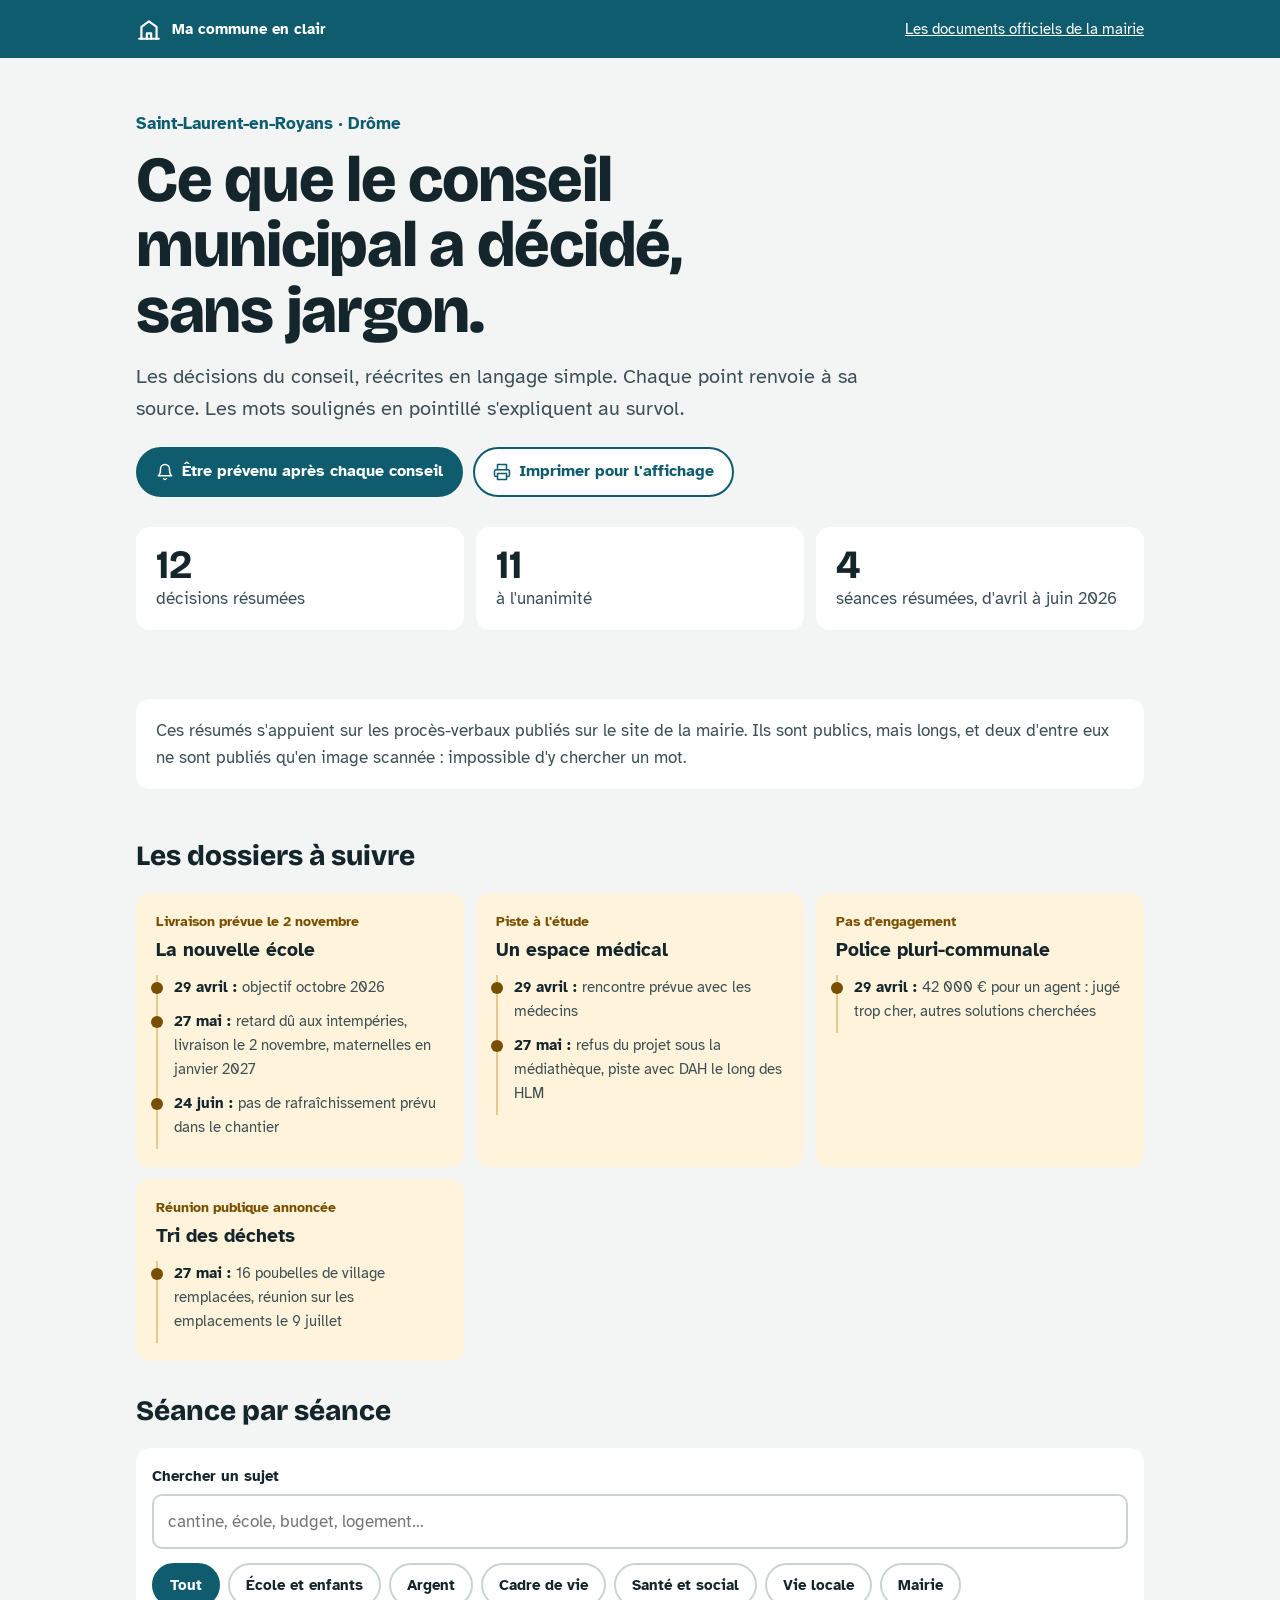
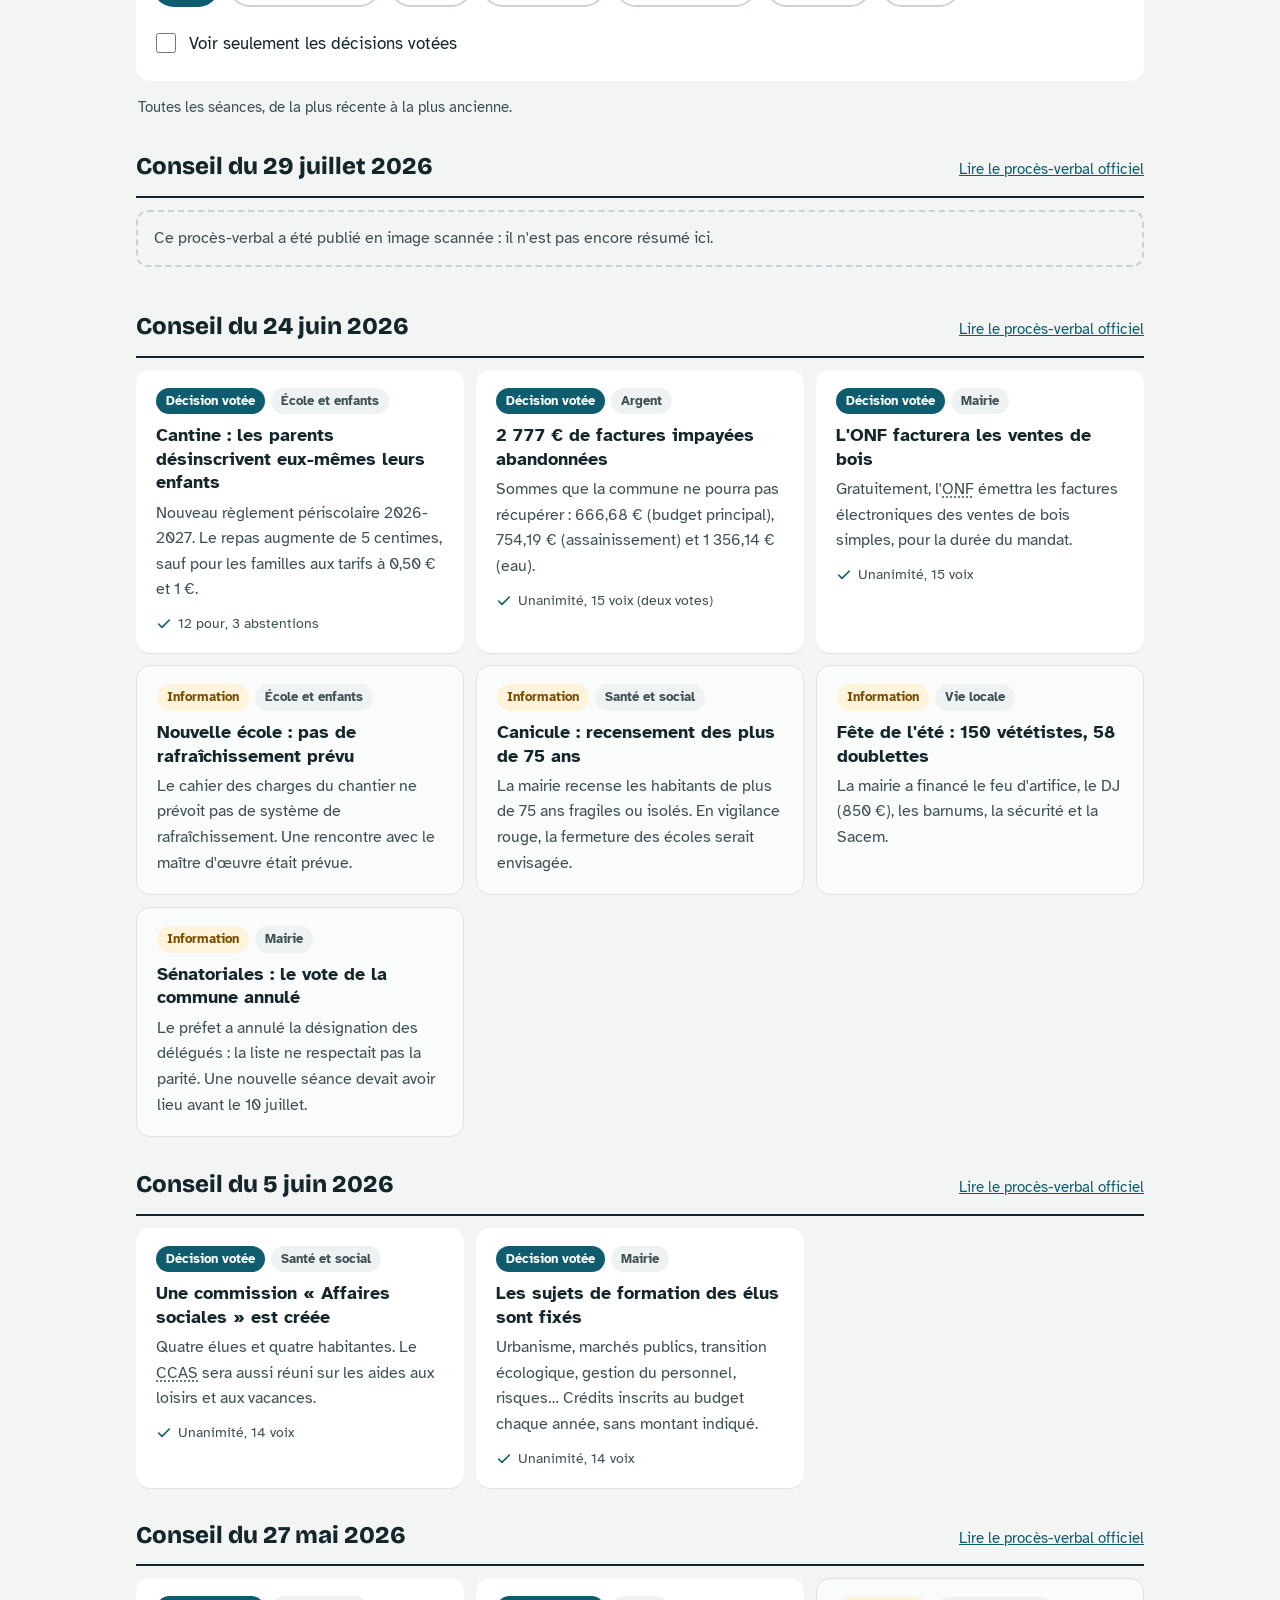
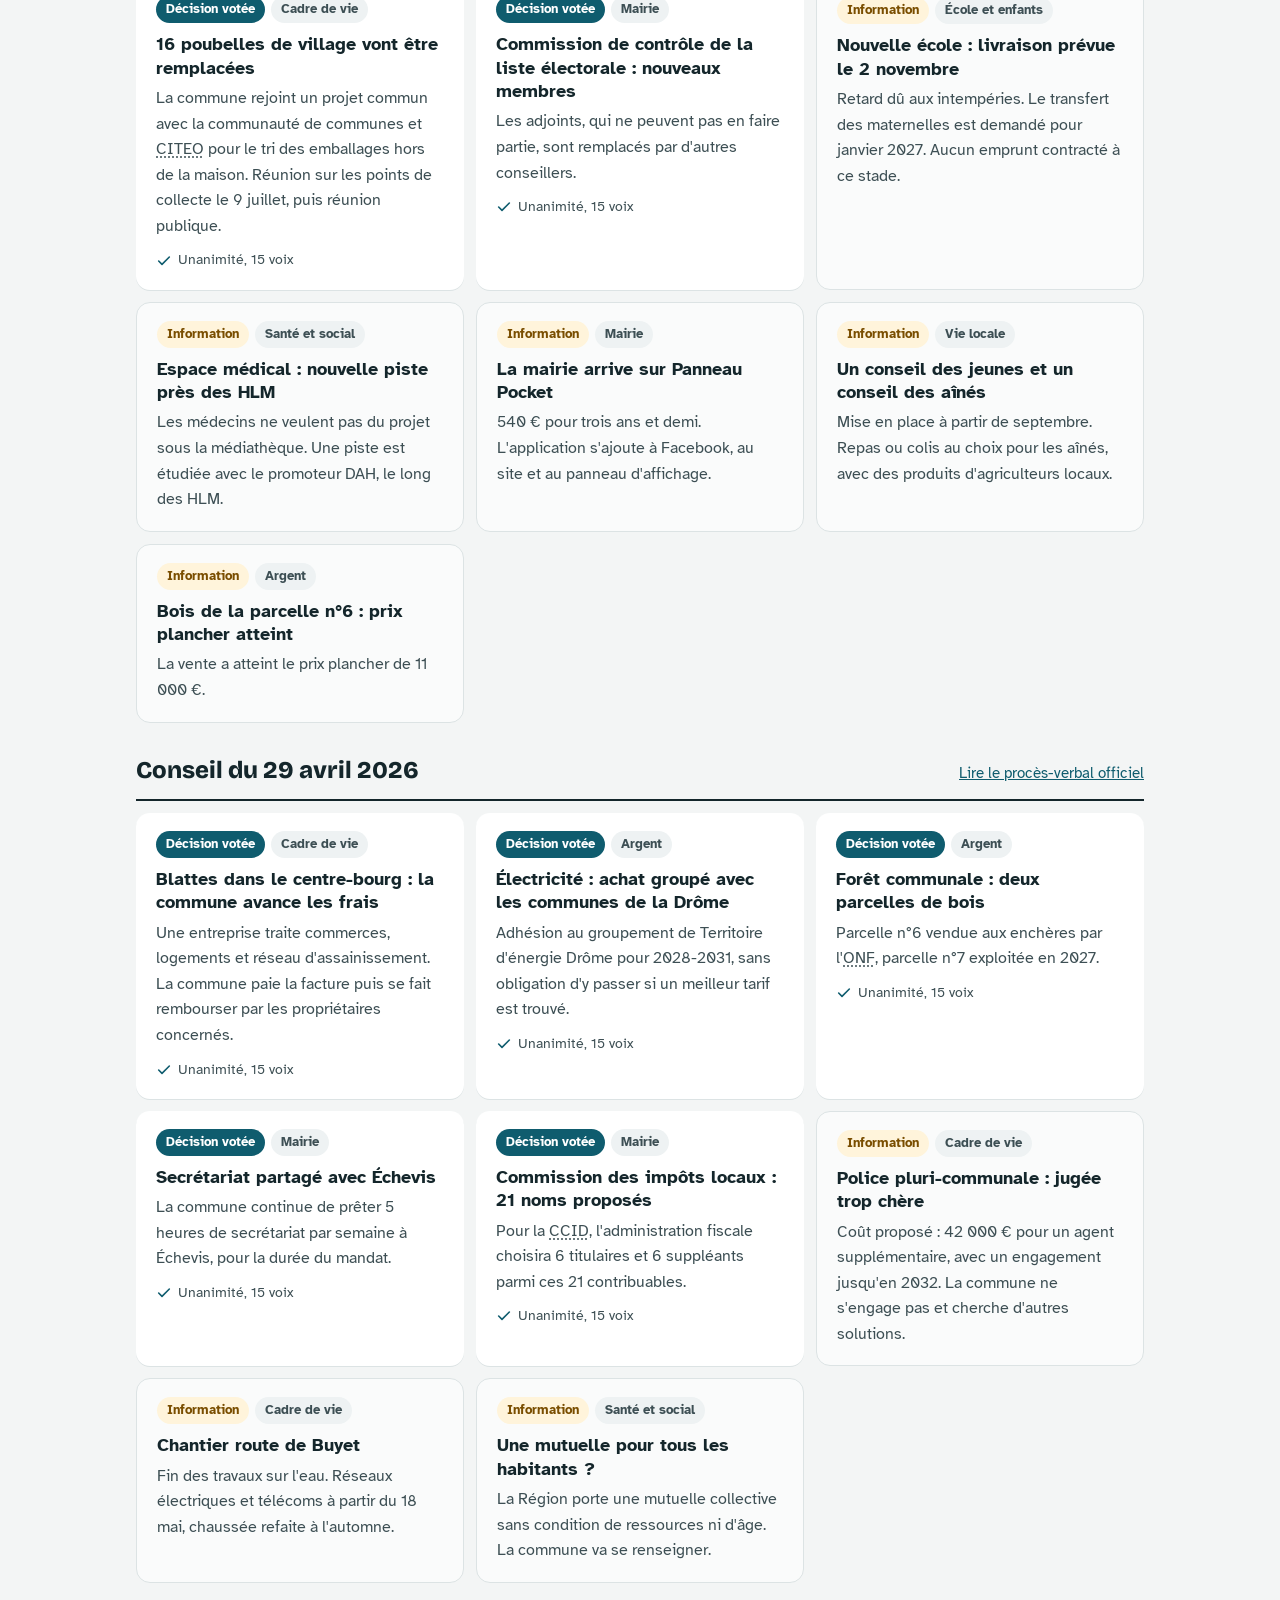
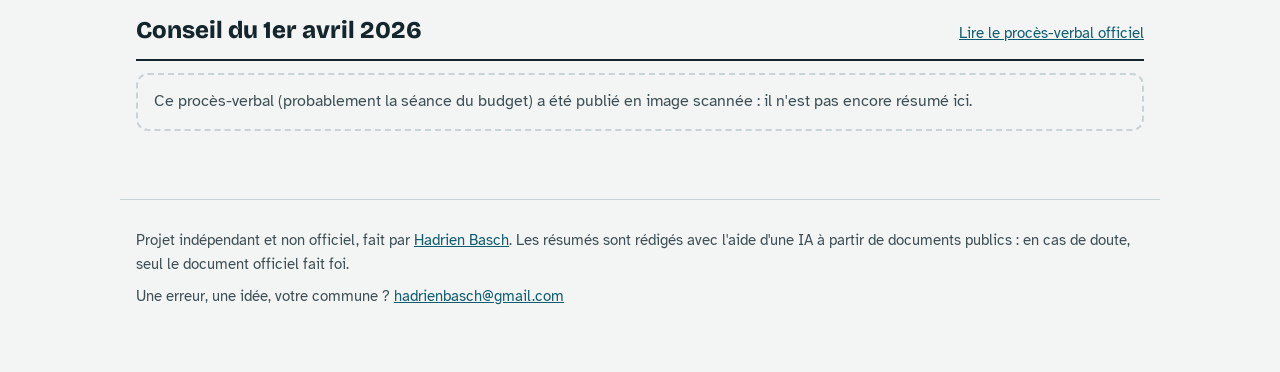
<file: ma-commune/index.html>
<!doctype html>
<html lang="fr">
<head>
<meta charset="utf-8">
<title>Ma commune en clair · Saint-Laurent-en-Royans</title>
<meta http-equiv="refresh" content="0; url=saint-laurent-en-royans/">
<link rel="canonical" href="https://hbasch.github.io/ma-commune/saint-laurent-en-royans/">
<script>location.replace('saint-laurent-en-royans/' + location.search + location.hash);</script>
</head>
<body>
<p><a href="saint-laurent-en-royans/">Ma commune en clair : Saint-Laurent-en-Royans</a></p>
</body>
</html>
</file>
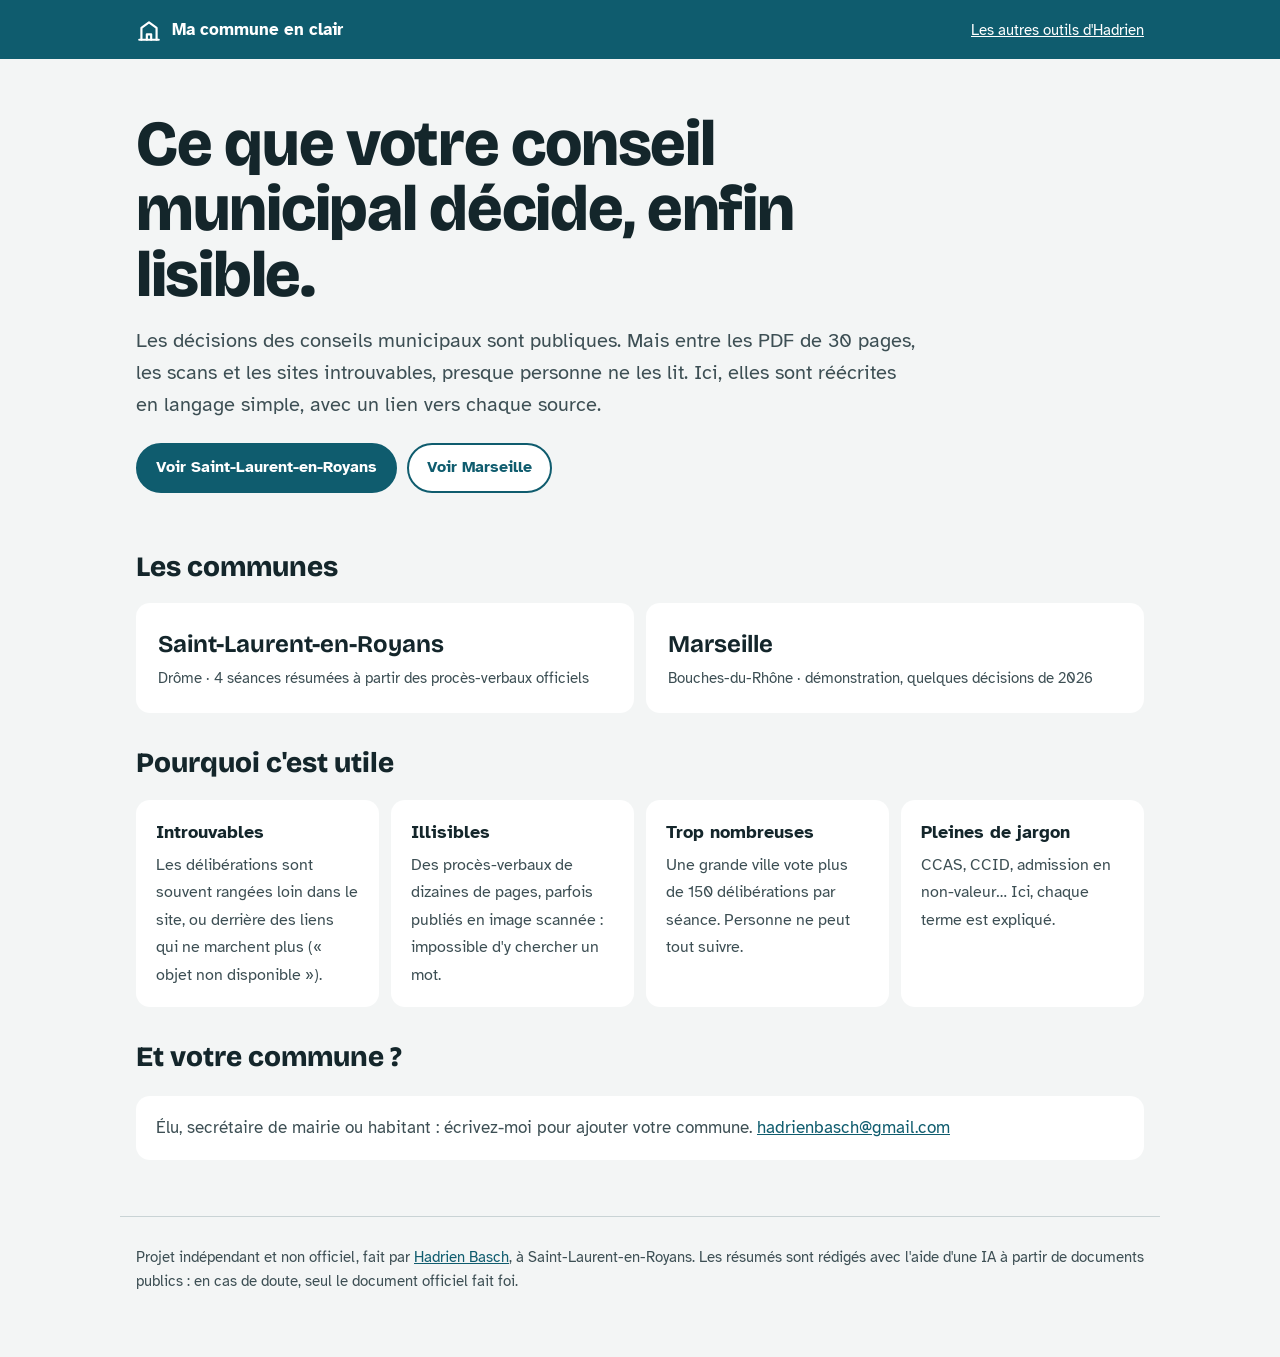
<file: ma-commune/communes/index.html>
<!doctype html>
<html lang="fr">
<head>
<meta charset="utf-8">
<meta name="viewport" content="width=device-width, initial-scale=1">
<title>Ma commune en clair</title>
<meta name="description" content="Les décisions des conseils municipaux, expliquées simplement. Saint-Laurent-en-Royans, Marseille… et bientôt votre commune.">
<meta property="og:title" content="Ma commune en clair">
<meta property="og:description" content="Ce que votre conseil municipal a décidé, sans jargon, avec le lien vers chaque document officiel.">
<link rel="icon" href="data:image/svg+xml,%3Csvg xmlns='http://www.w3.org/2000/svg' viewBox='0 0 32 32'%3E%3Crect width='32' height='32' rx='7' fill='%230F5C6E'/%3E%3Cpath d='M7 25h18M9 25V14l7-5 7 5v11M14 25v-5h4v5' fill='none' stroke='white' stroke-width='2' stroke-linecap='round' stroke-linejoin='round'/%3E%3C/svg%3E">
<link rel="preconnect" href="https://fonts.googleapis.com">
<link rel="preconnect" href="https://fonts.gstatic.com" crossorigin>
<link href="https://fonts.googleapis.com/css2?family=Atkinson+Hyperlegible:wght@400;700&family=Bricolage+Grotesque:opsz,wght@12..96,800&display=swap" rel="stylesheet">
<link rel="stylesheet" href="../style.css">
</head>
<body>
<div class="barre"><div class="w">
  <span class="logo"><svg width="26" height="26" viewBox="0 0 24 24" fill="none" stroke="currentColor" stroke-width="2" stroke-linecap="round" stroke-linejoin="round" aria-hidden="true"><path d="M3 21h18"/><path d="M5 21V10l7-5 7 5v11"/><path d="M10 21v-5h4v5"/></svg>Ma commune en clair</span>
  <a href="../../">Les autres outils d'Hadrien</a>
</div></div>

<header class="w">
  <h1>Ce que votre conseil municipal décide, enfin lisible.</h1>
  <p class="chapeau">Les décisions des conseils municipaux sont publiques. Mais entre les PDF de 30 pages, les scans et les sites introuvables, presque personne ne les lit. Ici, elles sont réécrites en langage simple, avec un lien vers chaque source.</p>
  <div class="actions">
    <a class="btn" href="../saint-laurent-en-royans/">Voir Saint-Laurent-en-Royans</a>
    <a class="btn clair" href="../marseille/">Voir Marseille</a>
    <a class="btn clair" id="cafe" href="#" hidden>Offrir un café</a>
  </div>
</header>

<main>
  <section class="w" aria-labelledby="t-communes">
    <h2 id="t-communes">Les communes</h2>
    <div class="communes">
      <a class="commune" href="../saint-laurent-en-royans/"><strong>Saint-Laurent-en-Royans</strong><span>Drôme · 4 séances résumées à partir des procès-verbaux officiels</span></a>
      <a class="commune" href="../marseille/"><strong>Marseille</strong><span>Bouches-du-Rhône · démonstration, quelques décisions de 2026</span></a>
    </div>
  </section>

  <section class="w" aria-labelledby="t-pourquoi">
    <h2 id="t-pourquoi">Pourquoi c'est utile</h2>
    <div class="problemes">
      <div class="probleme"><strong>Introuvables</strong><span>Les délibérations sont souvent rangées loin dans le site, ou derrière des liens qui ne marchent plus (« objet non disponible »).</span></div>
      <div class="probleme"><strong>Illisibles</strong><span>Des procès-verbaux de dizaines de pages, parfois publiés en image scannée : impossible d'y chercher un mot.</span></div>
      <div class="probleme"><strong>Trop nombreuses</strong><span>Une grande ville vote plus de 150 délibérations par séance. Personne ne peut tout suivre.</span></div>
      <div class="probleme"><strong>Pleines de jargon</strong><span>CCAS, CCID, admission en non-valeur… Ici, chaque terme est expliqué.</span></div>
    </div>
  </section>

  <section class="w" aria-labelledby="t-vous">
    <h2 id="t-vous">Et votre commune ?</h2>
    <p class="note">Élu, secrétaire de mairie ou habitant : écrivez-moi pour ajouter votre commune. <a href="mailto:hadrienbasch@gmail.com?subject=Ma%20commune%20en%20clair%20%3A%20ajouter%20ma%20commune">hadrienbasch@gmail.com</a></p>
  </section>
</main>

<footer class="w">
  <p>Projet indépendant et non officiel, fait par <a href="../../">Hadrien Basch</a>, à Saint-Laurent-en-Royans. Les résumés sont rédigés avec l'aide d'une IA à partir de documents publics : en cas de doute, seul le document officiel fait foi.</p>
</footer>
<script>
  // Même lien que dans app.js : laisser vide pour masquer le bouton.
  var LIEN_CAFE = '';
  if (LIEN_CAFE) { var c = document.getElementById('cafe'); c.href = LIEN_CAFE; c.hidden = false; }
</script>
</body>
</html>
</file>
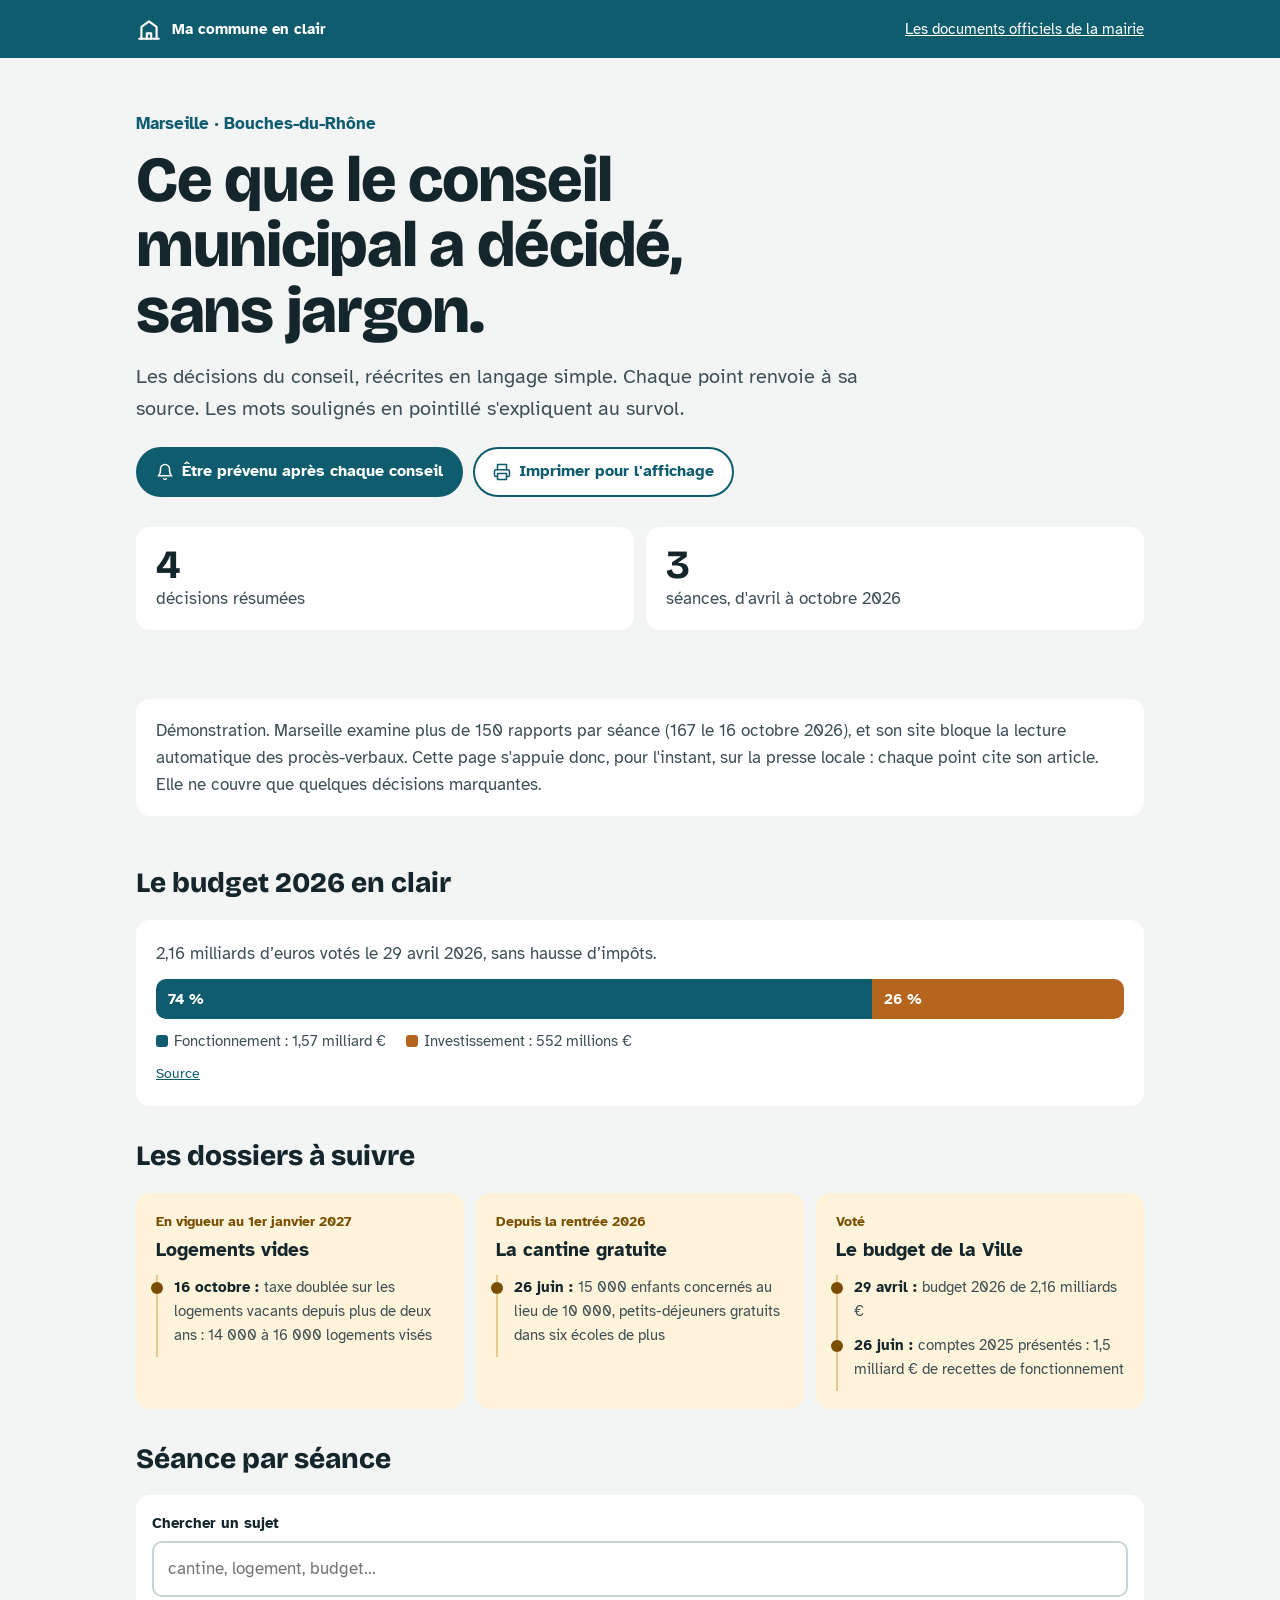
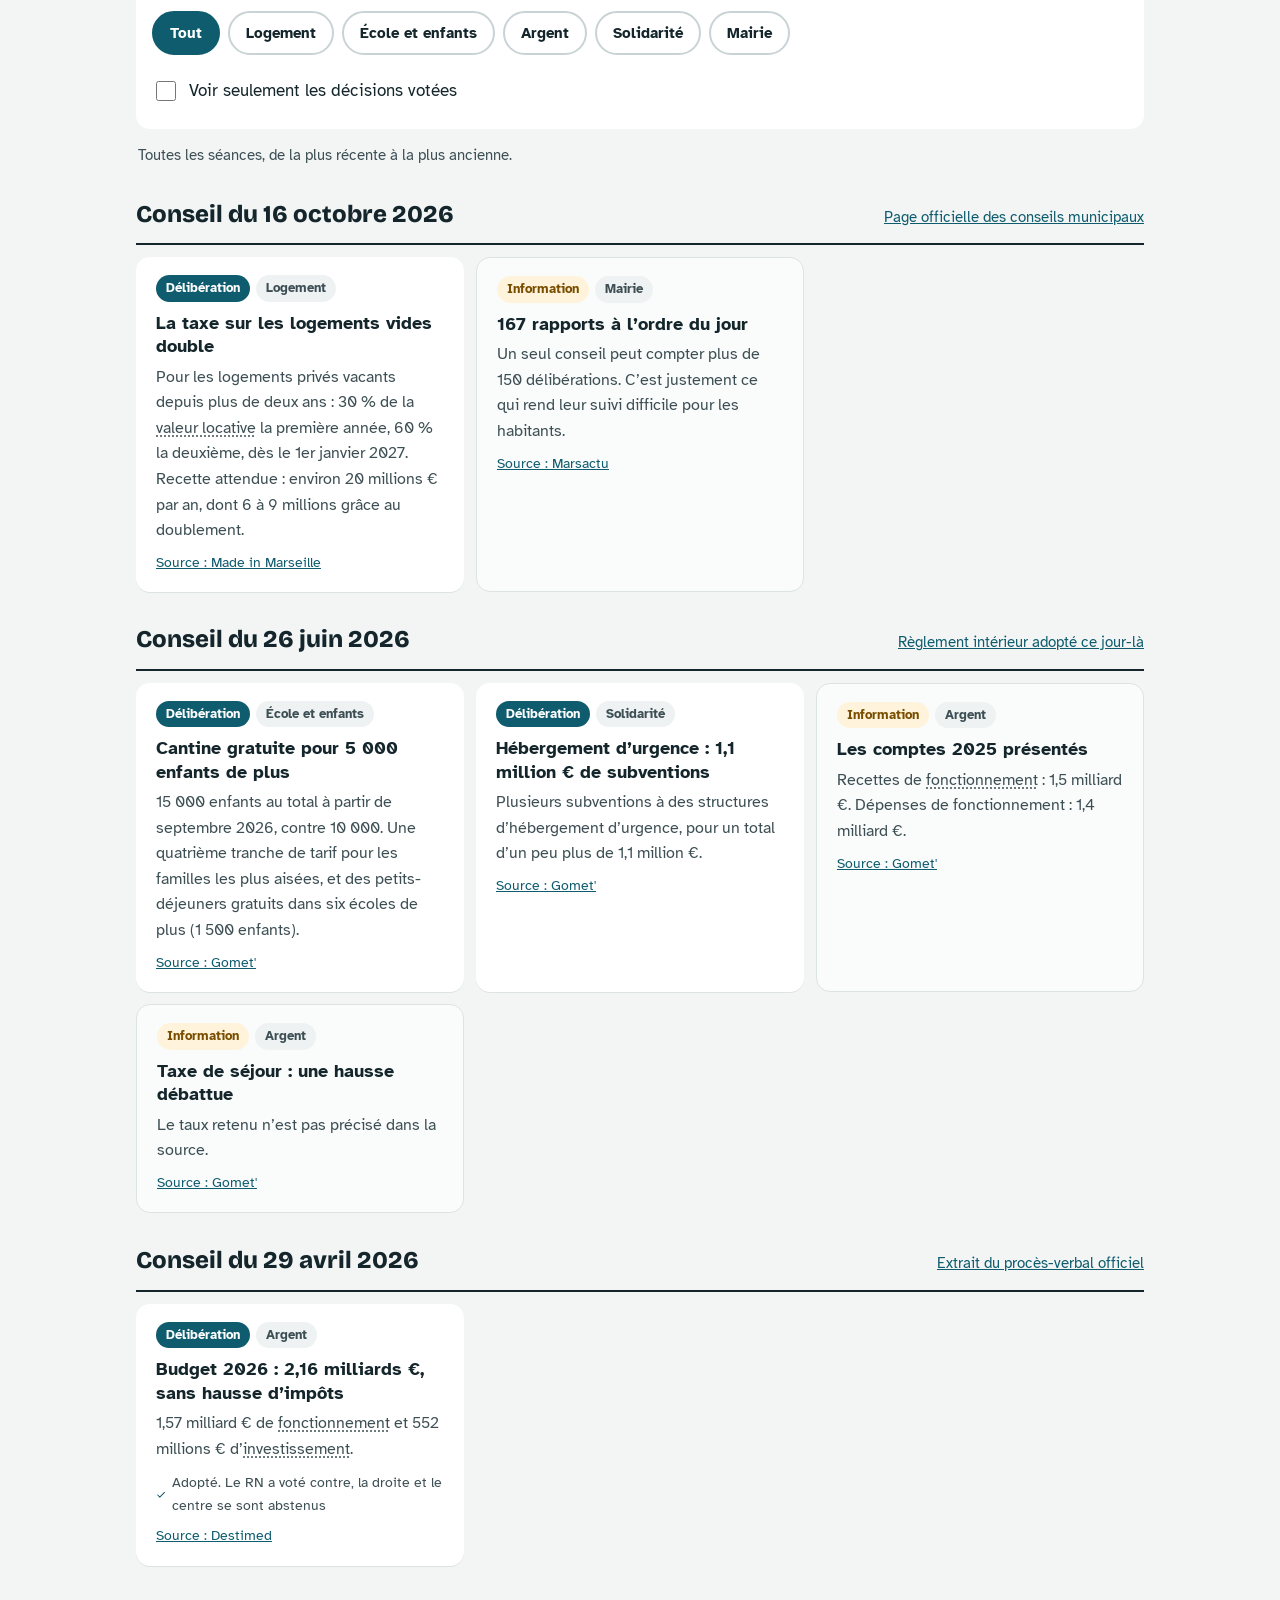
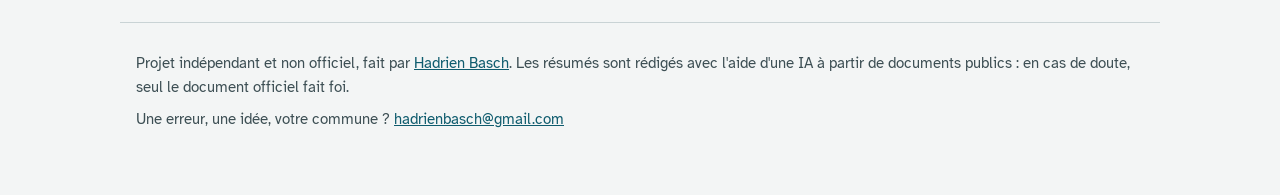
<file: ma-commune/marseille/index.html>
<!doctype html>
<html lang="fr">
<head>
<meta charset="utf-8">
<meta name="viewport" content="width=device-width, initial-scale=1">
<title>Ma commune en clair</title>
<meta name="description" content="Les décisions du conseil municipal, expliquées simplement, avec le lien vers chaque document officiel.">
<link rel="icon" href="data:image/svg+xml,%3Csvg xmlns='http://www.w3.org/2000/svg' viewBox='0 0 32 32'%3E%3Crect width='32' height='32' rx='7' fill='%230F5C6E'/%3E%3Cpath d='M7 25h18M9 25V14l7-5 7 5v11M14 25v-5h4v5' fill='none' stroke='white' stroke-width='2' stroke-linecap='round' stroke-linejoin='round'/%3E%3C/svg%3E">
<link rel="preconnect" href="https://fonts.googleapis.com">
<link rel="preconnect" href="https://fonts.gstatic.com" crossorigin>
<link href="https://fonts.googleapis.com/css2?family=Atkinson+Hyperlegible:wght@400;700&family=Bricolage+Grotesque:opsz,wght@12..96,800&display=swap" rel="stylesheet">
<link rel="stylesheet" href="../style.css">
</head>
<body>
<div class="barre"><div class="w">
  <a class="logo" href="../communes/" style="color:#fff"><svg width="26" height="26" viewBox="0 0 24 24" fill="none" stroke="currentColor" stroke-width="2" stroke-linecap="round" stroke-linejoin="round" aria-hidden="true"><path d="M3 21h18"/><path d="M5 21V10l7-5 7 5v11"/><path d="M10 21v-5h4v5"/></svg>Ma commune en clair</a>
  <a id="lien-pv" href="#">Les documents officiels de la mairie</a>
</div></div>

<header class="w">
  <p class="lieu" id="lieu"></p>
  <h1>Ce que le conseil municipal a décidé, sans jargon.</h1>
  <p class="chapeau">Les décisions du conseil, réécrites en langage simple. Chaque point renvoie à sa source. Les mots soulignés en pointillé s'expliquent au survol.</p>
  <div class="actions">
    <a class="btn" id="mail-alerte" href="#"><svg width="18" height="18" viewBox="0 0 24 24" fill="none" stroke="currentColor" stroke-width="2" stroke-linecap="round" stroke-linejoin="round" aria-hidden="true"><path d="M6 8a6 6 0 0 1 12 0c0 7 3 9 3 9H3s3-2 3-9"/><path d="M10.3 21a1.94 1.94 0 0 0 3.4 0"/></svg>Être prévenu après chaque conseil</a>
    <button class="btn clair" id="imprimer" type="button"><svg width="18" height="18" viewBox="0 0 24 24" fill="none" stroke="currentColor" stroke-width="2" stroke-linecap="round" stroke-linejoin="round" aria-hidden="true"><path d="M6 9V2h12v7"/><path d="M6 18H4a2 2 0 0 1-2-2v-5a2 2 0 0 1 2-2h16a2 2 0 0 1 2 2v5a2 2 0 0 1-2 2h-2"/><path d="M6 14h12v8H6z"/></svg>Imprimer pour l'affichage</button>
    <a class="btn clair" id="cafe" href="#" hidden><svg width="18" height="18" viewBox="0 0 24 24" fill="none" stroke="currentColor" stroke-width="2" stroke-linecap="round" stroke-linejoin="round" aria-hidden="true"><path d="M17 8h1a4 4 0 1 1 0 8h-1"/><path d="M3 8h14v9a4 4 0 0 1-4 4H7a4 4 0 0 1-4-4Z"/><path d="M6 2v2M10 2v2M14 2v2"/></svg>Offrir un café</a>
  </div>
  <div class="chiffres">
    <div class="chiffre"><b id="n-dec">0</b><span>décisions résumées</span></div>
    <div class="chiffre" id="c-una"><b id="n-una">0</b><span>à l'unanimité</span></div>
    <div class="chiffre"><b id="n-sea">0</b><span id="t-sea"></span></div>
  </div>
</header>

<main>
  <section class="w"><p class="note" id="note-source"></p></section>

  <section class="w" id="bloc-budget" hidden aria-labelledby="budget-titre">
    <h2 id="budget-titre"></h2>
    <div class="budget">
      <p id="budget-texte" style="margin:0;color:var(--doux)"></p>
      <div class="barre-budget" id="budget-barre" role="img" aria-label="Répartition du budget"></div>
      <div class="legende" id="budget-legende"></div>
      <p style="margin:10px 0 0;font-size:14px"><a id="budget-src" href="#">Source</a></p>
    </div>
  </section>

  <section class="w" aria-labelledby="t-suivre">
    <h2 id="t-suivre">Les dossiers à suivre</h2>
    <div class="suivre" id="dossiers"></div>
  </section>

  <section class="w" aria-labelledby="t-seances">
    <h2 id="t-seances">Séance par séance</h2>
    <div class="outils">
      <label class="q">Chercher un sujet
        <input type="search" id="q" placeholder="cantine, logement, budget…" autocomplete="off">
      </label>
      <div class="themes" id="themes" role="group" aria-label="Filtrer par thème"></div>
      <label class="case"><input type="checkbox" id="votes"> Voir seulement les décisions votées</label>
    </div>
    <p class="resultat" id="resultat" aria-live="polite"></p>
    <div id="seances"></div>
  </section>
</main>

<footer class="w">
  <p>Projet indépendant et non officiel, fait par <a href="../../">Hadrien Basch</a>. Les résumés sont rédigés avec l'aide d'une IA à partir de documents publics : en cas de doute, seul le document officiel fait foi.</p>
  <p class="pas-imprimer">Une erreur, une idée, votre commune ? <a href="mailto:hadrienbasch@gmail.com?subject=Ma%20commune%20en%20clair">hadrienbasch@gmail.com</a></p>
</footer>
<script src="data.js"></script>
<script src="../app.js"></script>
</body>
</html>
</file>
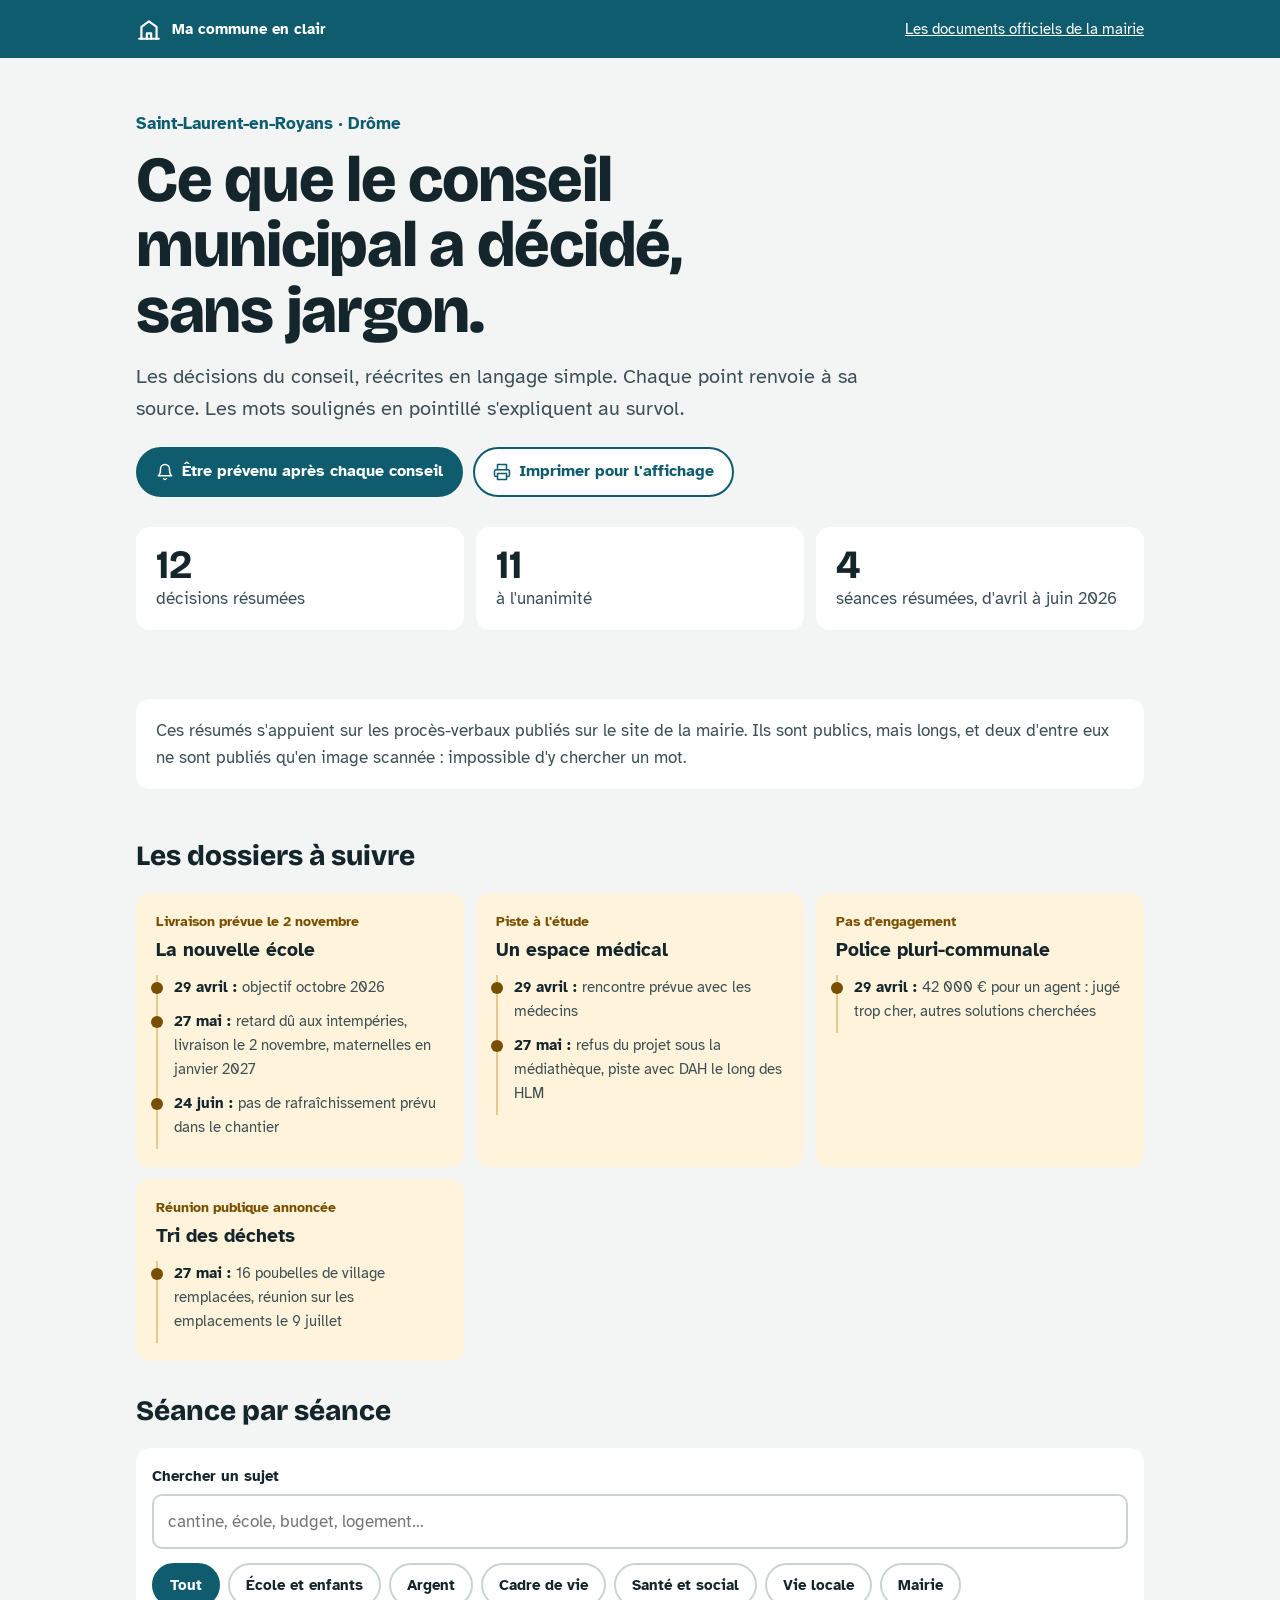
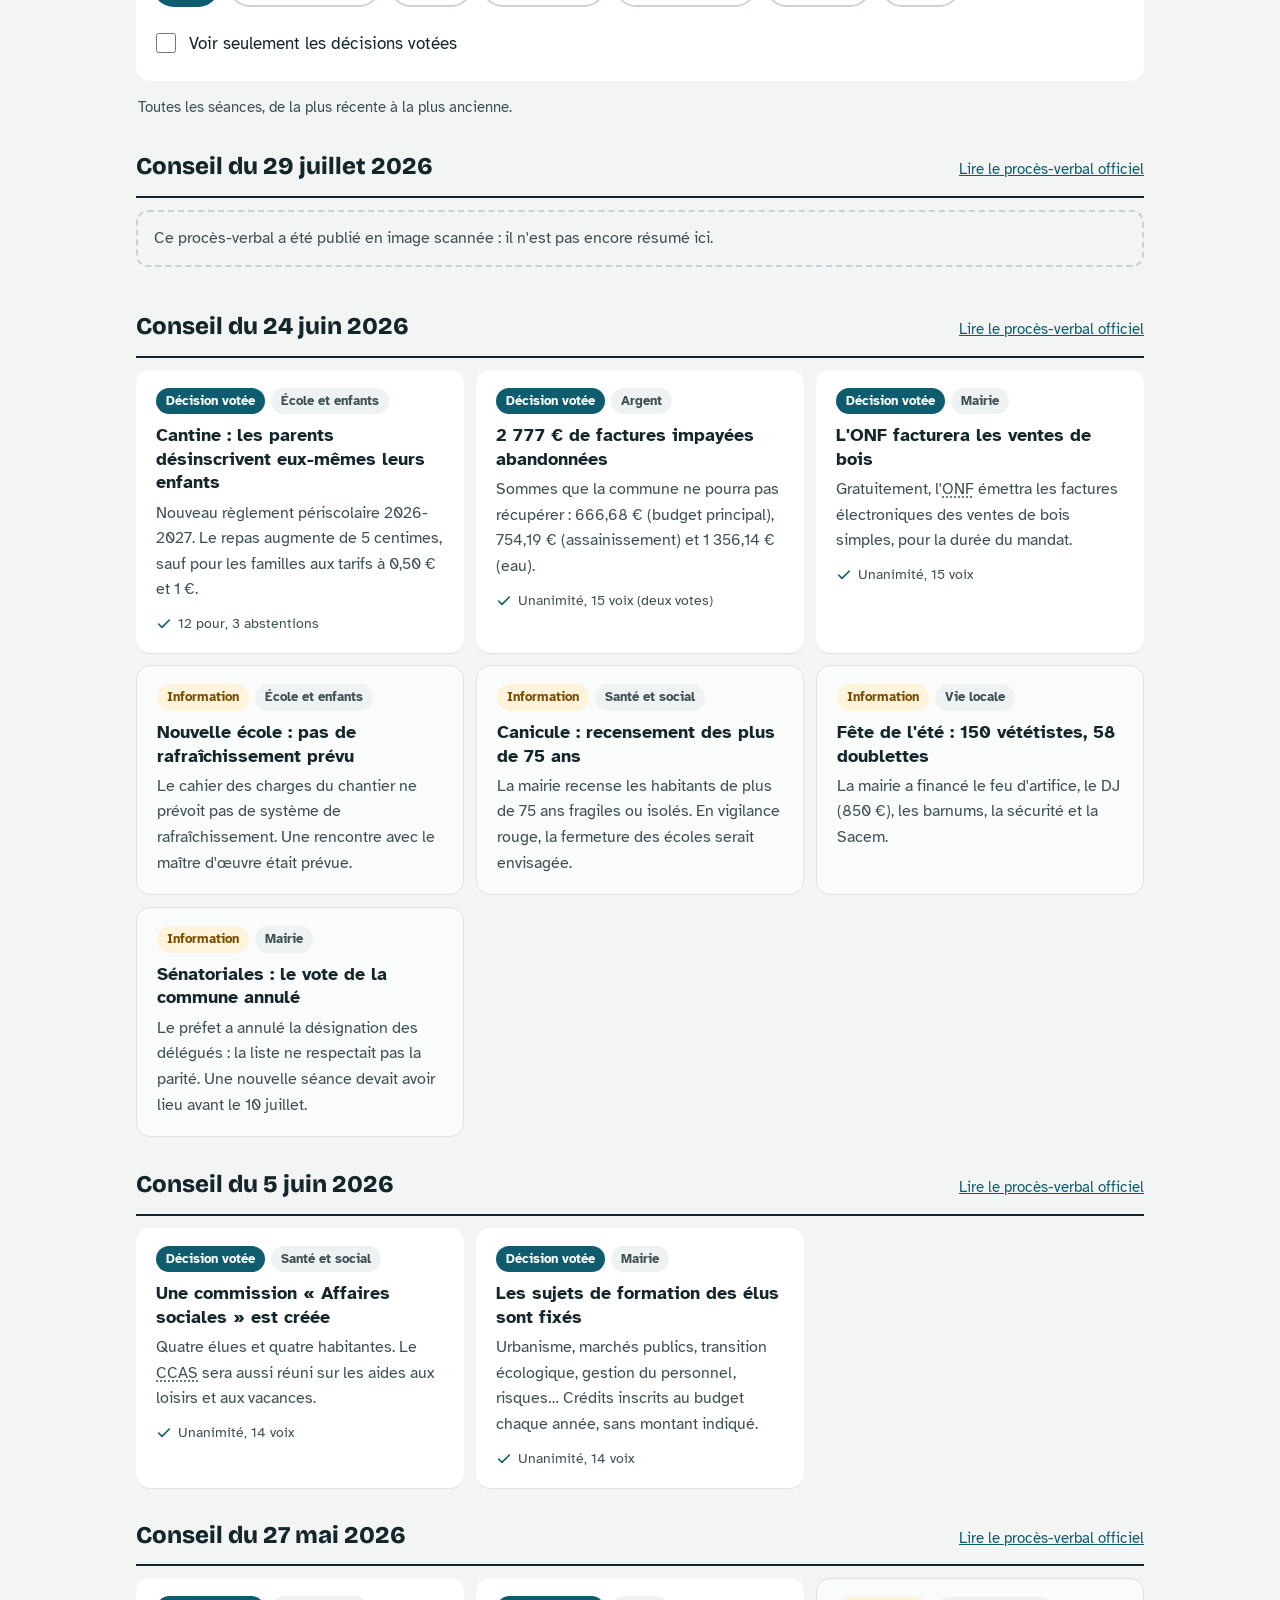
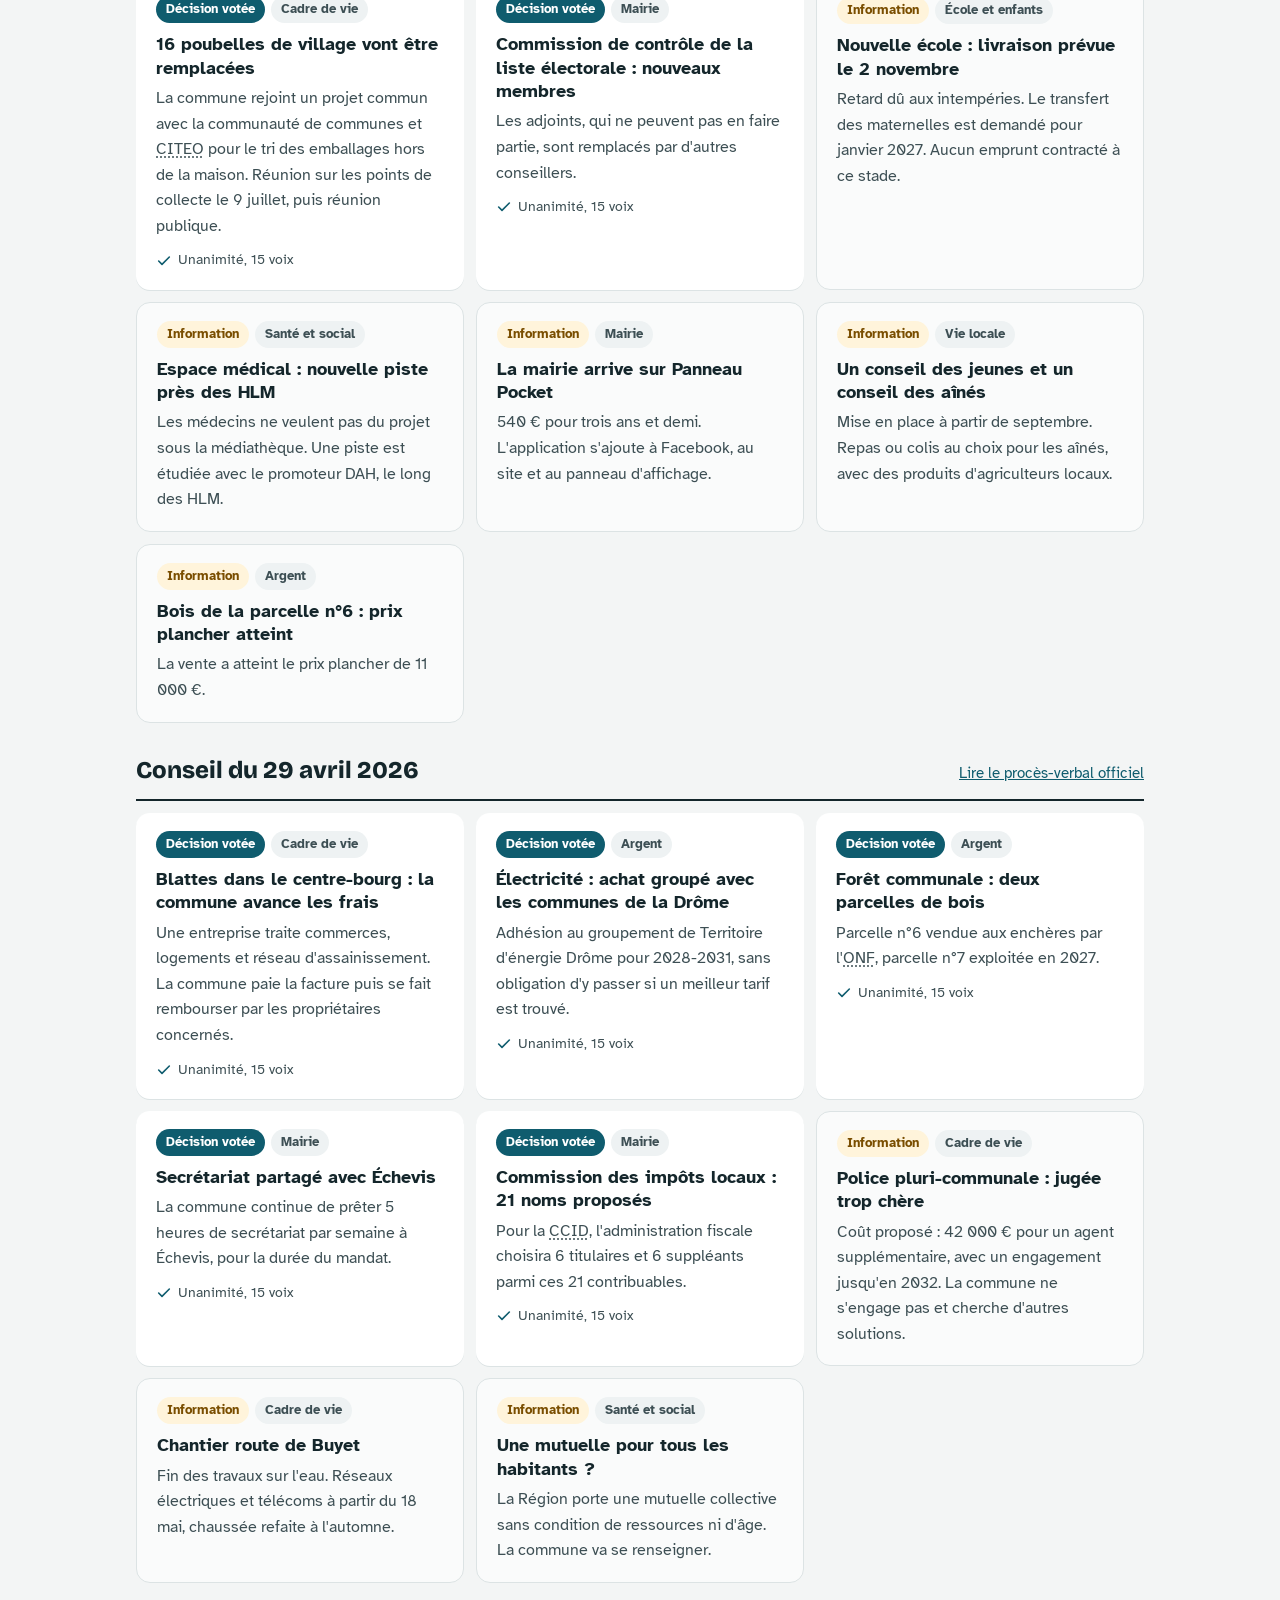
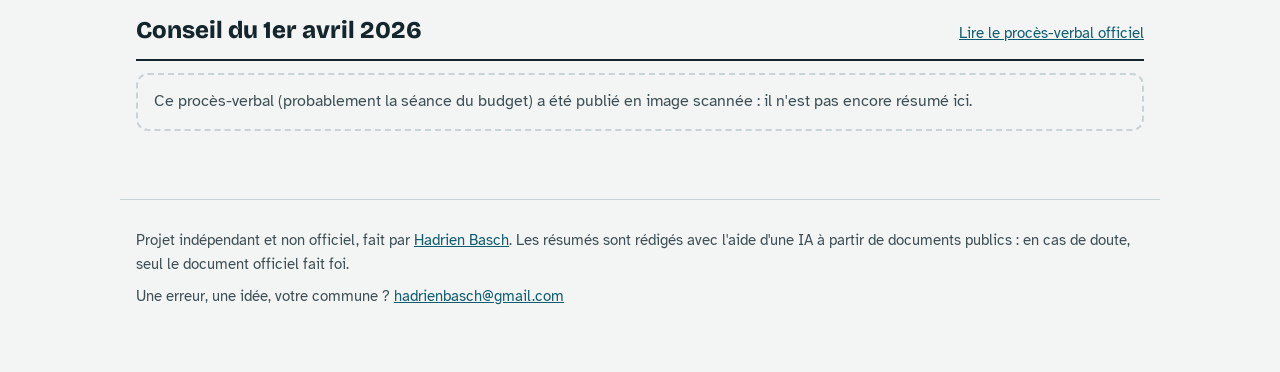
<file: ma-commune/saint-laurent-en-royans/index.html>
<!doctype html>
<html lang="fr">
<head>
<meta charset="utf-8">
<meta name="viewport" content="width=device-width, initial-scale=1">
<title>Ma commune en clair</title>
<meta name="description" content="Les décisions du conseil municipal, expliquées simplement, avec le lien vers chaque document officiel.">
<link rel="icon" href="data:image/svg+xml,%3Csvg xmlns='http://www.w3.org/2000/svg' viewBox='0 0 32 32'%3E%3Crect width='32' height='32' rx='7' fill='%230F5C6E'/%3E%3Cpath d='M7 25h18M9 25V14l7-5 7 5v11M14 25v-5h4v5' fill='none' stroke='white' stroke-width='2' stroke-linecap='round' stroke-linejoin='round'/%3E%3C/svg%3E">
<link rel="preconnect" href="https://fonts.googleapis.com">
<link rel="preconnect" href="https://fonts.gstatic.com" crossorigin>
<link href="https://fonts.googleapis.com/css2?family=Atkinson+Hyperlegible:wght@400;700&family=Bricolage+Grotesque:opsz,wght@12..96,800&display=swap" rel="stylesheet">
<link rel="stylesheet" href="../style.css">
</head>
<body>
<div class="barre"><div class="w">
  <a class="logo" href="../communes/" style="color:#fff"><svg width="26" height="26" viewBox="0 0 24 24" fill="none" stroke="currentColor" stroke-width="2" stroke-linecap="round" stroke-linejoin="round" aria-hidden="true"><path d="M3 21h18"/><path d="M5 21V10l7-5 7 5v11"/><path d="M10 21v-5h4v5"/></svg>Ma commune en clair</a>
  <a id="lien-pv" href="#">Les documents officiels de la mairie</a>
</div></div>

<header class="w">
  <p class="lieu" id="lieu"></p>
  <h1>Ce que le conseil municipal a décidé, sans jargon.</h1>
  <p class="chapeau">Les décisions du conseil, réécrites en langage simple. Chaque point renvoie à sa source. Les mots soulignés en pointillé s'expliquent au survol.</p>
  <div class="actions">
    <a class="btn" id="mail-alerte" href="#"><svg width="18" height="18" viewBox="0 0 24 24" fill="none" stroke="currentColor" stroke-width="2" stroke-linecap="round" stroke-linejoin="round" aria-hidden="true"><path d="M6 8a6 6 0 0 1 12 0c0 7 3 9 3 9H3s3-2 3-9"/><path d="M10.3 21a1.94 1.94 0 0 0 3.4 0"/></svg>Être prévenu après chaque conseil</a>
    <button class="btn clair" id="imprimer" type="button"><svg width="18" height="18" viewBox="0 0 24 24" fill="none" stroke="currentColor" stroke-width="2" stroke-linecap="round" stroke-linejoin="round" aria-hidden="true"><path d="M6 9V2h12v7"/><path d="M6 18H4a2 2 0 0 1-2-2v-5a2 2 0 0 1 2-2h16a2 2 0 0 1 2 2v5a2 2 0 0 1-2 2h-2"/><path d="M6 14h12v8H6z"/></svg>Imprimer pour l'affichage</button>
    <a class="btn clair" id="cafe" href="#" hidden><svg width="18" height="18" viewBox="0 0 24 24" fill="none" stroke="currentColor" stroke-width="2" stroke-linecap="round" stroke-linejoin="round" aria-hidden="true"><path d="M17 8h1a4 4 0 1 1 0 8h-1"/><path d="M3 8h14v9a4 4 0 0 1-4 4H7a4 4 0 0 1-4-4Z"/><path d="M6 2v2M10 2v2M14 2v2"/></svg>Offrir un café</a>
  </div>
  <div class="chiffres">
    <div class="chiffre"><b id="n-dec">0</b><span>décisions résumées</span></div>
    <div class="chiffre" id="c-una"><b id="n-una">0</b><span>à l'unanimité</span></div>
    <div class="chiffre"><b id="n-sea">0</b><span id="t-sea"></span></div>
  </div>
</header>

<main>
  <section class="w"><p class="note" id="note-source"></p></section>

  <section class="w" id="bloc-budget" hidden aria-labelledby="budget-titre">
    <h2 id="budget-titre"></h2>
    <div class="budget">
      <p id="budget-texte" style="margin:0;color:var(--doux)"></p>
      <div class="barre-budget" id="budget-barre" role="img" aria-label="Répartition du budget"></div>
      <div class="legende" id="budget-legende"></div>
      <p style="margin:10px 0 0;font-size:14px"><a id="budget-src" href="#">Source</a></p>
    </div>
  </section>

  <section class="w" aria-labelledby="t-suivre">
    <h2 id="t-suivre">Les dossiers à suivre</h2>
    <div class="suivre" id="dossiers"></div>
  </section>

  <section class="w" aria-labelledby="t-seances">
    <h2 id="t-seances">Séance par séance</h2>
    <div class="outils">
      <label class="q">Chercher un sujet
        <input type="search" id="q" placeholder="cantine, école, budget, logement…" autocomplete="off">
      </label>
      <div class="themes" id="themes" role="group" aria-label="Filtrer par thème"></div>
      <label class="case"><input type="checkbox" id="votes"> Voir seulement les décisions votées</label>
    </div>
    <p class="resultat" id="resultat" aria-live="polite"></p>
    <div id="seances"></div>
  </section>
</main>

<footer class="w">
  <p>Projet indépendant et non officiel, fait par <a href="../../">Hadrien Basch</a>. Les résumés sont rédigés avec l'aide d'une IA à partir de documents publics : en cas de doute, seul le document officiel fait foi.</p>
  <p class="pas-imprimer">Une erreur, une idée, votre commune ? <a href="mailto:hadrienbasch@gmail.com?subject=Ma%20commune%20en%20clair">hadrienbasch@gmail.com</a></p>
</footer>
<script src="data.js"></script>
<script src="../app.js"></script>
</body>
</html>
</file>
<file: ma-commune/style.css>
:root { --fond:#F3F5F5; --blanc:#FFFFFF; --encre:#14262B; --doux:#3D4F54; --trait:#C9D3D5; --bleu:#0F5C6E; --bleu-f:#0A3F4C; --jaune:#FFF4DB; --brun:#7A4E00; --display:"Bricolage Grotesque", Arial, sans-serif; color-scheme: light; }
* { box-sizing: border-box; }
body { margin: 0; background: var(--fond); color: var(--encre); font-family: "Atkinson Hyperlegible", Arial, sans-serif; font-size: 17px; line-height: 1.6; }
a { color: var(--bleu); } a:hover { color: var(--bleu-f); }
:focus-visible { outline: 3px solid #E3A72F; outline-offset: 2px; }
.w { max-width: 1040px; margin: 0 auto; padding: 0 16px; }
.barre { background: var(--bleu); color: #fff; }
.barre .w { display: flex; flex-wrap: wrap; gap: 10px; justify-content: space-between; align-items: center; padding-top: 16px; padding-bottom: 16px; }
.barre a { color: #fff; font-size: 15px; }
.logo { display: flex; align-items: center; gap: 10px; font-weight: 700; text-decoration: none; }
h1, h2, h3 { font-family: var(--display); font-weight: 800; margin: 0; }
header.w { padding-top: 52px; padding-bottom: 24px; }
.lieu { margin: 0 0 10px; font-weight: 700; color: var(--bleu); }
h1 { font-size: clamp(36px, 6vw, 64px); line-height: 1.02; letter-spacing: -0.02em; margin-bottom: 18px; max-width: 17ch; }
.chapeau { margin: 0; font-size: 20px; color: var(--doux); max-width: 60ch; }
.actions { display: flex; flex-wrap: wrap; gap: 10px; margin-top: 22px; }
.btn { display: inline-flex; align-items: center; gap: 8px; min-height: 44px; font: inherit; font-size: 16px; font-weight: 700; padding: 10px 18px; border-radius: 999px; border: 2px solid var(--bleu); background: var(--bleu); color: #fff; text-decoration: none; cursor: pointer; }
.btn:hover { background: var(--bleu-f); color: #fff; }
.btn.clair { background: var(--blanc); color: var(--bleu); }
.btn.clair:hover { background: #E8F0F2; color: var(--bleu-f); }
.chiffres { display: grid; grid-template-columns: repeat(auto-fit, minmax(180px, 1fr)); gap: 12px; margin-top: 30px; }
.chiffre { background: var(--blanc); border-radius: 14px; padding: 18px 20px; }
.chiffre b { display: block; font-family: var(--display); font-size: 40px; line-height: 1; }
.chiffre span { color: var(--doux); }
section.w { padding-top: 28px; }
h2 { font-size: 28px; margin-bottom: 14px; }
.note { background: var(--blanc); border-radius: 14px; padding: 18px 20px; color: var(--doux); }
.note strong { color: var(--encre); }
.suivre { display: grid; grid-template-columns: repeat(auto-fit, minmax(260px, 1fr)); gap: 12px; }
.dossier { background: var(--jaune); border-radius: 14px; padding: 18px 20px; display: flex; flex-direction: column; gap: 6px; }
.dossier small { font-size: 14px; font-weight: 700; color: var(--brun); }
.dossier strong { font-size: 19px; line-height: 1.25; }
.etapes { list-style: none; margin: 6px 0 0; padding: 0; border-left: 2px solid #E9C98A; }
.etapes li { position: relative; padding: 0 0 10px 16px; font-size: 15px; color: var(--doux); }
.etapes li::before { content: ""; position: absolute; left: -7px; top: 7px; width: 12px; height: 12px; border-radius: 50%; background: var(--brun); }
.etapes li b { color: var(--encre); }
.budget { background: var(--blanc); border-radius: 14px; padding: 20px; }
.barre-budget { display: flex; height: 40px; border-radius: 10px; overflow: hidden; margin: 12px 0 10px; }
.barre-budget span { display: flex; align-items: center; padding: 0 12px; color: #fff; font-weight: 700; font-size: 15px; white-space: nowrap; }
.legende { display: flex; flex-wrap: wrap; gap: 8px 20px; font-size: 15px; color: var(--doux); }
.legende i { display: inline-block; width: 12px; height: 12px; border-radius: 3px; margin-right: 6px; vertical-align: -1px; }
.outils { background: var(--blanc); border-radius: 14px; padding: 16px; display: flex; flex-direction: column; gap: 14px; }
.outils label.q { display: flex; flex-direction: column; gap: 6px; font-weight: 700; font-size: 15px; }
.outils input[type=search] { font: inherit; font-weight: 400; font-size: 17px; padding: 12px 14px; border: 2px solid var(--trait); border-radius: 10px; color: var(--encre); }
.themes { display: flex; flex-wrap: wrap; gap: 8px; }
.themes button { font: inherit; font-size: 15px; font-weight: 700; min-height: 44px; padding: 8px 16px; border-radius: 999px; border: 2px solid var(--trait); background: var(--blanc); color: var(--encre); cursor: pointer; }
.themes button[aria-pressed="true"] { background: var(--bleu); border-color: var(--bleu); color: #fff; }
.case { display: flex; align-items: center; gap: 10px; min-height: 44px; cursor: pointer; }
.case input { width: 20px; height: 20px; accent-color: var(--bleu); }
.resultat { margin: 14px 2px 0; color: var(--doux); font-size: 15px; }
.seance { margin-top: 28px; }
.seance-tete { display: flex; flex-wrap: wrap; justify-content: space-between; align-items: baseline; gap: 8px; padding-bottom: 10px; border-bottom: 2px solid var(--encre); margin-bottom: 12px; }
.seance-tete h3 { font-size: 24px; }
.seance-tete a { font-size: 15px; }
.scan { margin: 0 0 12px; padding: 14px 16px; border: 2px dashed var(--trait); border-radius: 12px; color: var(--doux); font-size: 16px; }
.points { display: grid; grid-template-columns: repeat(auto-fill, minmax(300px, 1fr)); gap: 12px; }
.point { background: var(--blanc); border-radius: 14px; padding: 18px 20px; box-shadow: 0 1px 0 #DCE3E4; }
.point.info { background: #FAFBFB; border: 1px solid #DCE3E4; box-shadow: none; }
.tags { display: flex; flex-wrap: wrap; gap: 6px; }
.tag { font-size: 13px; font-weight: 700; padding: 3px 10px; border-radius: 999px; background: #EEF2F3; color: var(--doux); }
.tag.dec { background: var(--bleu); color: #fff; }
.tag.inf { background: var(--jaune); color: var(--brun); }
.point h4 { font-size: 18px; line-height: 1.3; margin: 10px 0 6px; }
.point p { margin: 0; color: var(--doux); font-size: 16px; }
.point .vote { margin-top: 10px; font-size: 14px; display: flex; align-items: center; gap: 6px; }
.point .src { margin-top: 8px; font-size: 14px; }
abbr[title] { text-decoration: underline dotted; text-underline-offset: 3px; cursor: help; }
.communes { display: grid; grid-template-columns: repeat(auto-fit, minmax(260px, 1fr)); gap: 12px; }
.commune { display: block; background: var(--blanc); border-radius: 14px; padding: 20px; text-decoration: none; color: var(--encre); border: 2px solid transparent; }
.commune:hover { border-color: var(--bleu); color: var(--encre); }
.commune strong { display: block; font-family: var(--display); font-size: 24px; }
.commune span { color: var(--doux); font-size: 15px; }
.problemes { display: grid; grid-template-columns: repeat(auto-fit, minmax(220px, 1fr)); gap: 12px; }
.probleme { background: var(--blanc); border-radius: 14px; padding: 18px 20px; }
.probleme strong { display: block; font-size: 18px; margin-bottom: 4px; }
.probleme span { color: var(--doux); font-size: 16px; }
footer.w { margin-top: 56px; padding-top: 28px; padding-bottom: 56px; border-top: 1px solid var(--trait); color: var(--doux); font-size: 15px; }
footer p { margin: 0 0 8px; }
[hidden] { display: none !important; }
@media print {
  body { background: #fff; font-size: 11pt; }
  .barre, .outils, .resultat, .actions, footer .pas-imprimer, .no-print { display: none !important; }
  header.w { padding-top: 0; }
  h1 { font-size: 24pt; }
  .point, .dossier, .chiffre, .budget, .note { break-inside: avoid; box-shadow: none; border: 1px solid #ccc; }
  .points { grid-template-columns: 1fr 1fr; }
  a { color: #000; }
}
</file>
